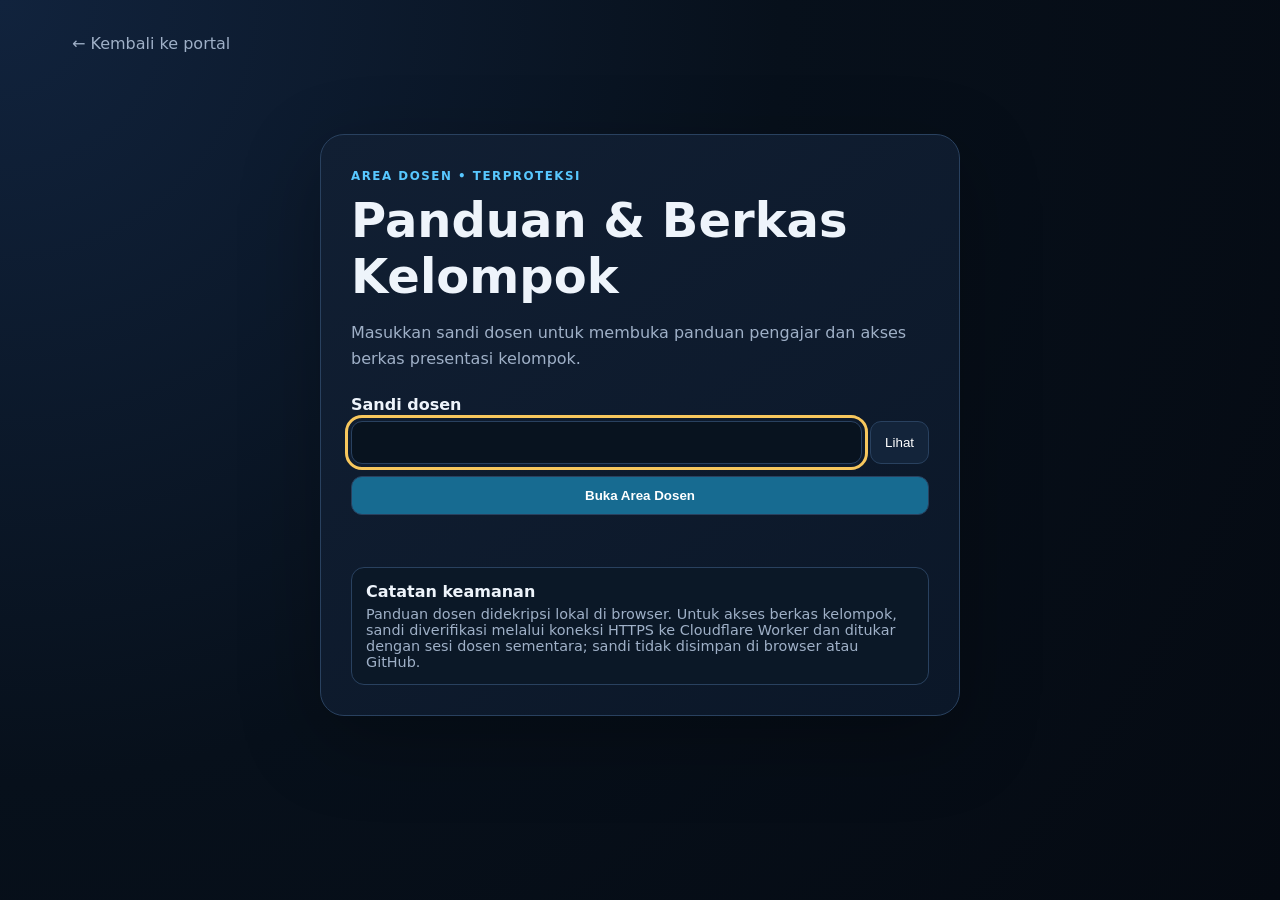
<file: area-dosen/index.html>
<!doctype html>
<html lang="id">
<head>
<meta charset="utf-8"><meta name="viewport" content="width=device-width,initial-scale=1">
<meta name="robots" content="noindex,nofollow">
<title>Area Dosen — Laboratorium Kasus SIA</title>
<link rel="stylesheet" href="style.css?v=20260818-upload3">
</head>
<body>
<main class="shell">
  <a class="back" href="../index.html">← Kembali ke portal</a>
  <section id="login" class="login-card">
    <span class="eyebrow">AREA DOSEN • TERPROTEKSI</span>
    <h1>Panduan & Berkas Kelompok</h1>
    <p>Masukkan sandi dosen untuk membuka panduan pengajar dan akses berkas presentasi kelompok.</p>
    <form id="unlockForm">
      <label for="password">Sandi dosen</label>
      <div class="password-row"><input id="password" type="password" autocomplete="current-password" required autofocus><button type="button" id="togglePassword" aria-label="Tampilkan atau sembunyikan sandi">Lihat</button></div>
      <button class="primary" type="submit">Buka Area Dosen</button>
      <p id="status" class="status" role="status"></p>
    </form>
    <div class="security-note"><b>Catatan keamanan</b><span>Panduan dosen didekripsi lokal di browser. Untuk akses berkas kelompok, sandi diverifikasi melalui koneksi HTTPS ke Cloudflare Worker dan ditukar dengan sesi dosen sementara; sandi tidak disimpan di browser atau GitHub.</span></div>
  </section>

  <section id="teacherArea" class="teacher-area" hidden>
    <header class="teacher-head">
      <div><span class="eyebrow">AREA DOSEN</span><h1>Laboratorium Kasus SIA</h1><p>Pilih panduan kasus atau buka daftar presentasi kelompok.</p></div>
      <button id="lock" class="secondary">Kunci kembali</button>
    </header>
    <nav class="tabs" aria-label="Menu Area Dosen">
      <button data-guide="0" class="active">Kasus 1 — Citibank</button>
      <button data-guide="1">Kasus 2 — Coretax</button>
      <button id="submissionsTab">Berkas Kelompok</button>
    </nav>
    <article id="guide" class="guide"></article>
  </section>
</main>
<script src="app.js?v=20260818-delete1"></script>
</body>
</html>
</file>
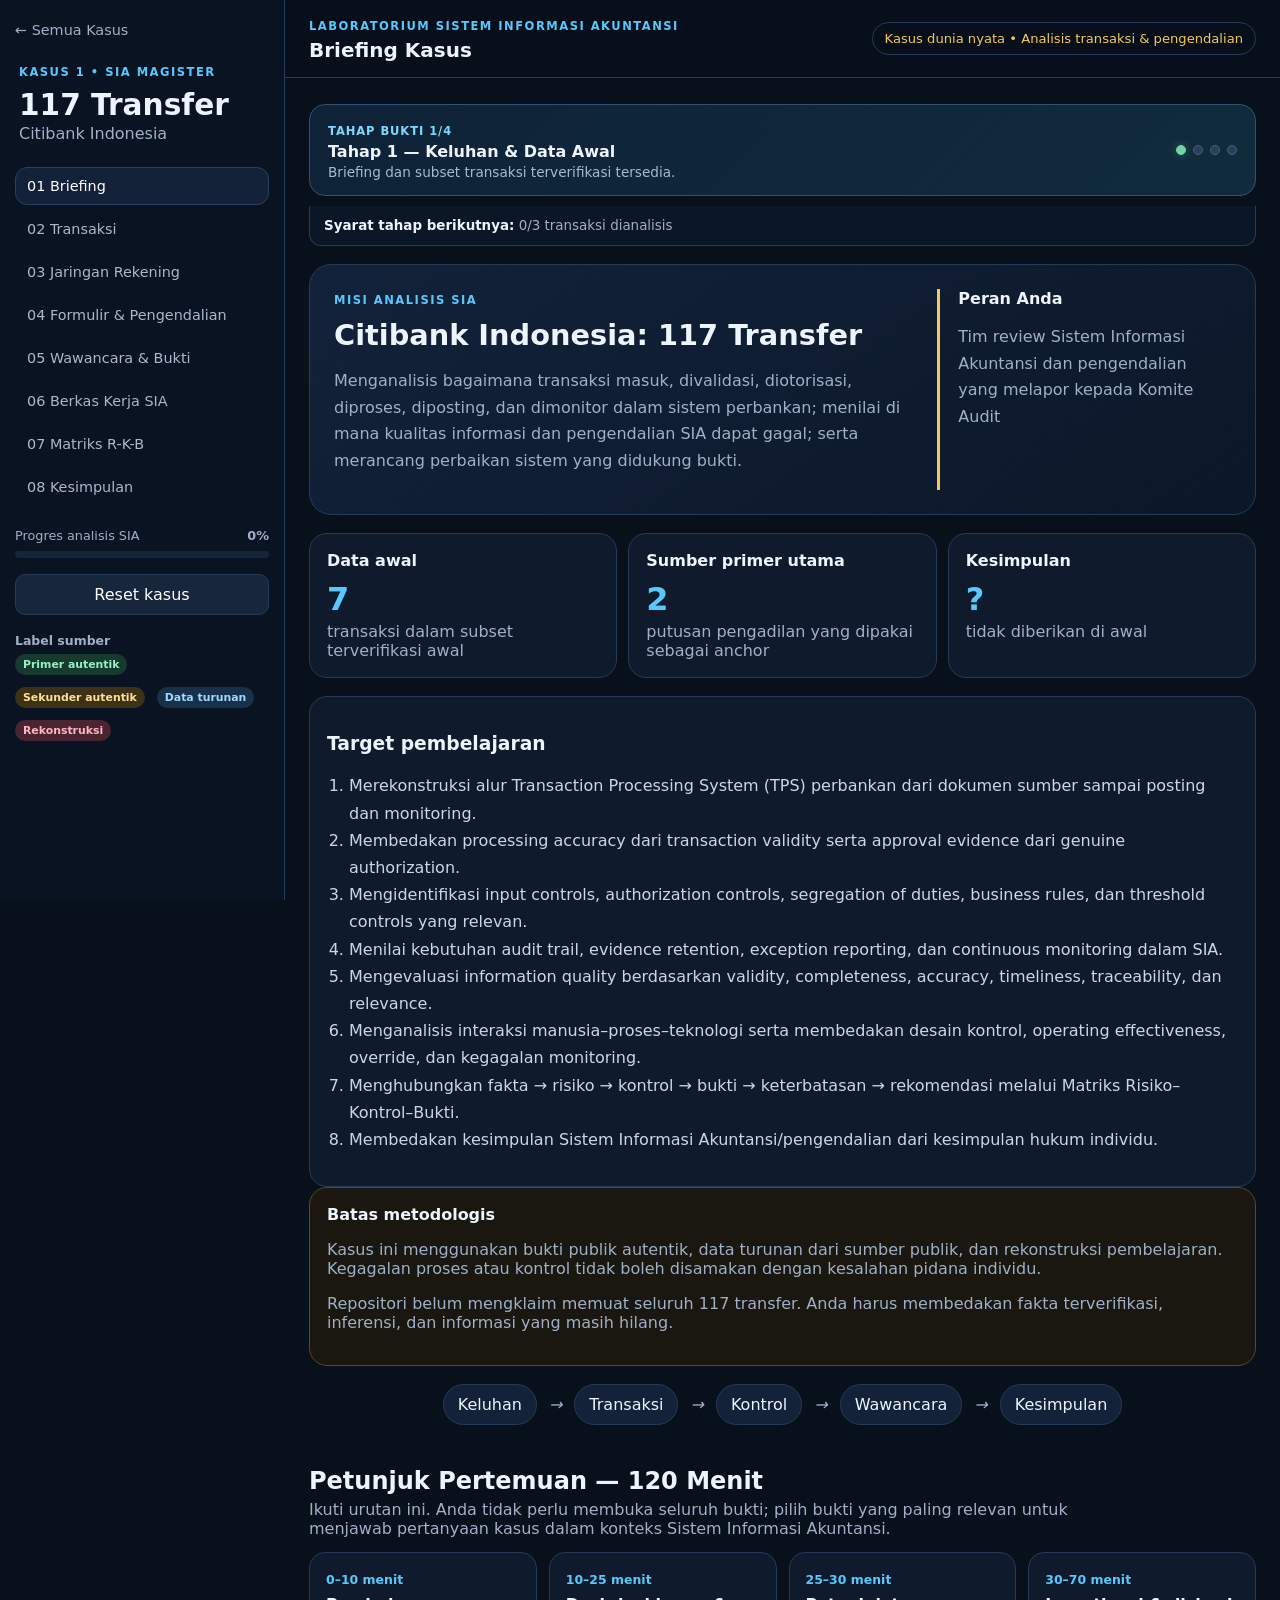
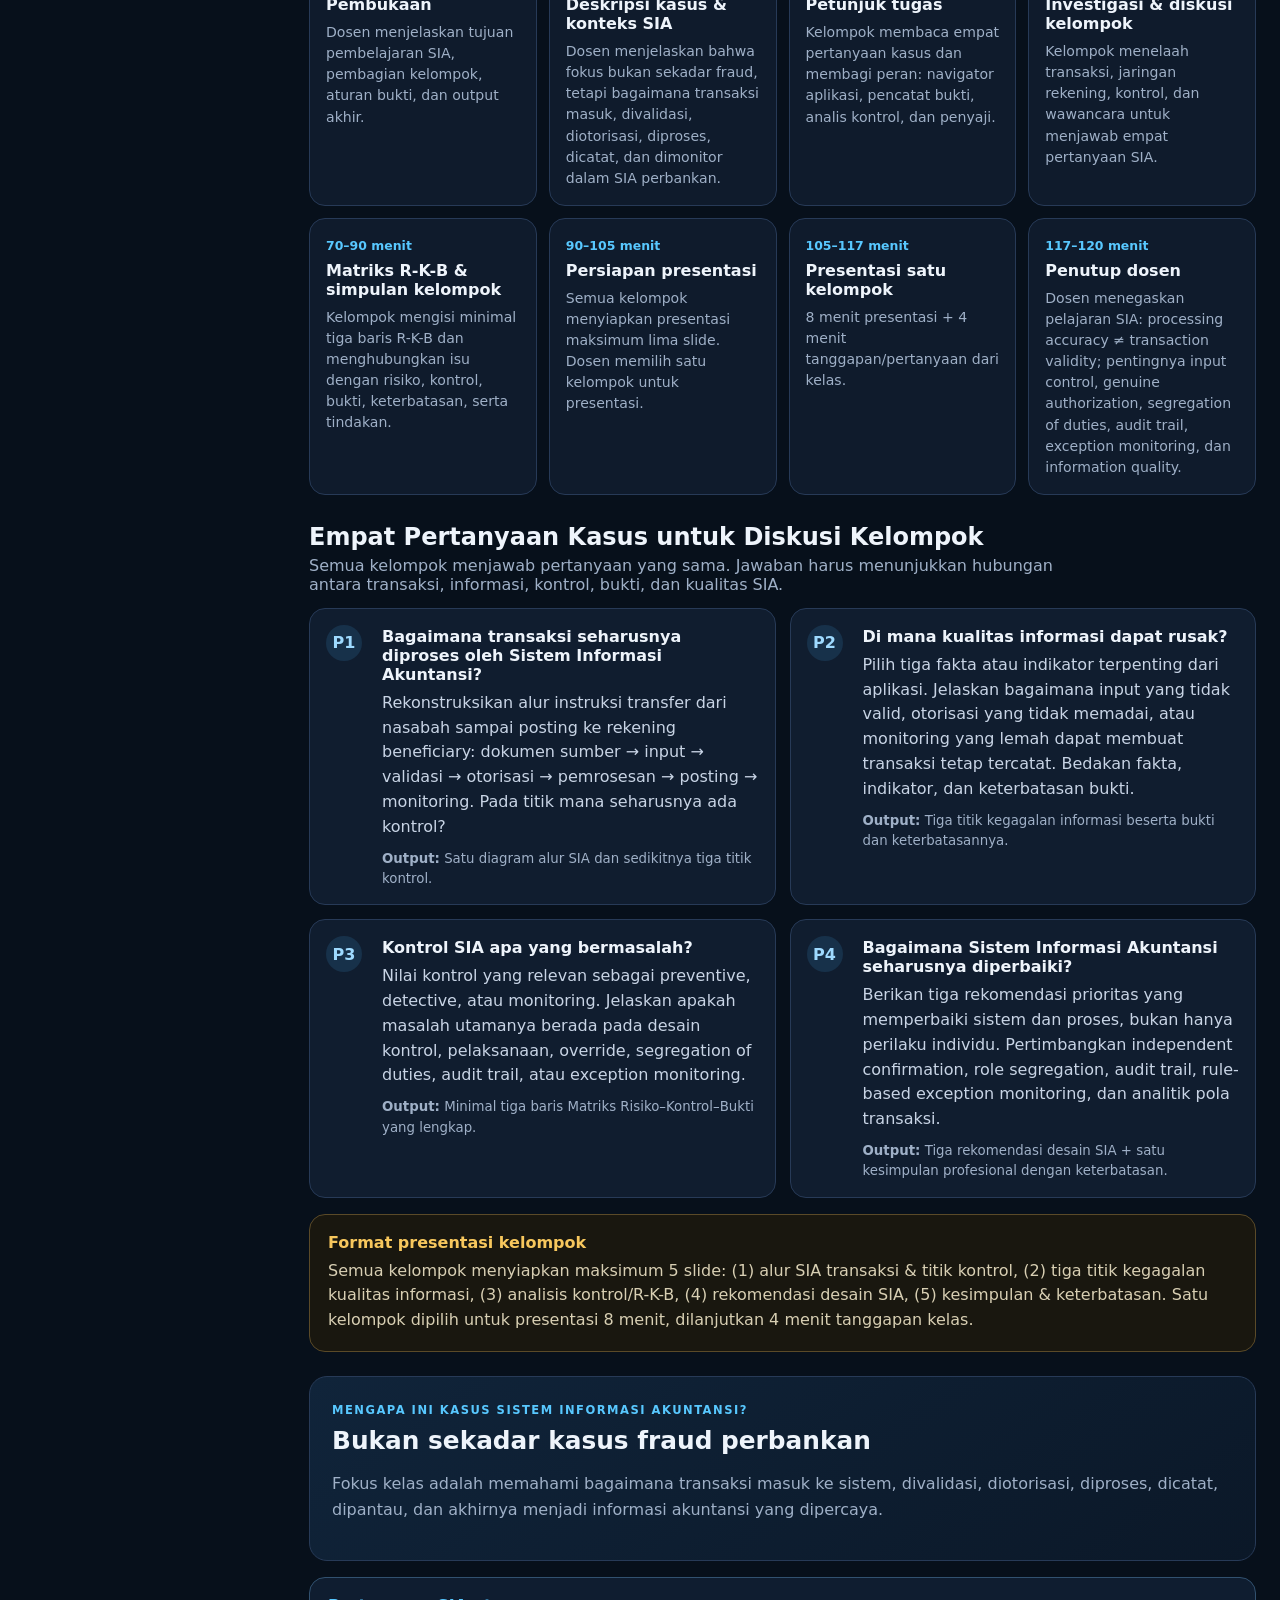
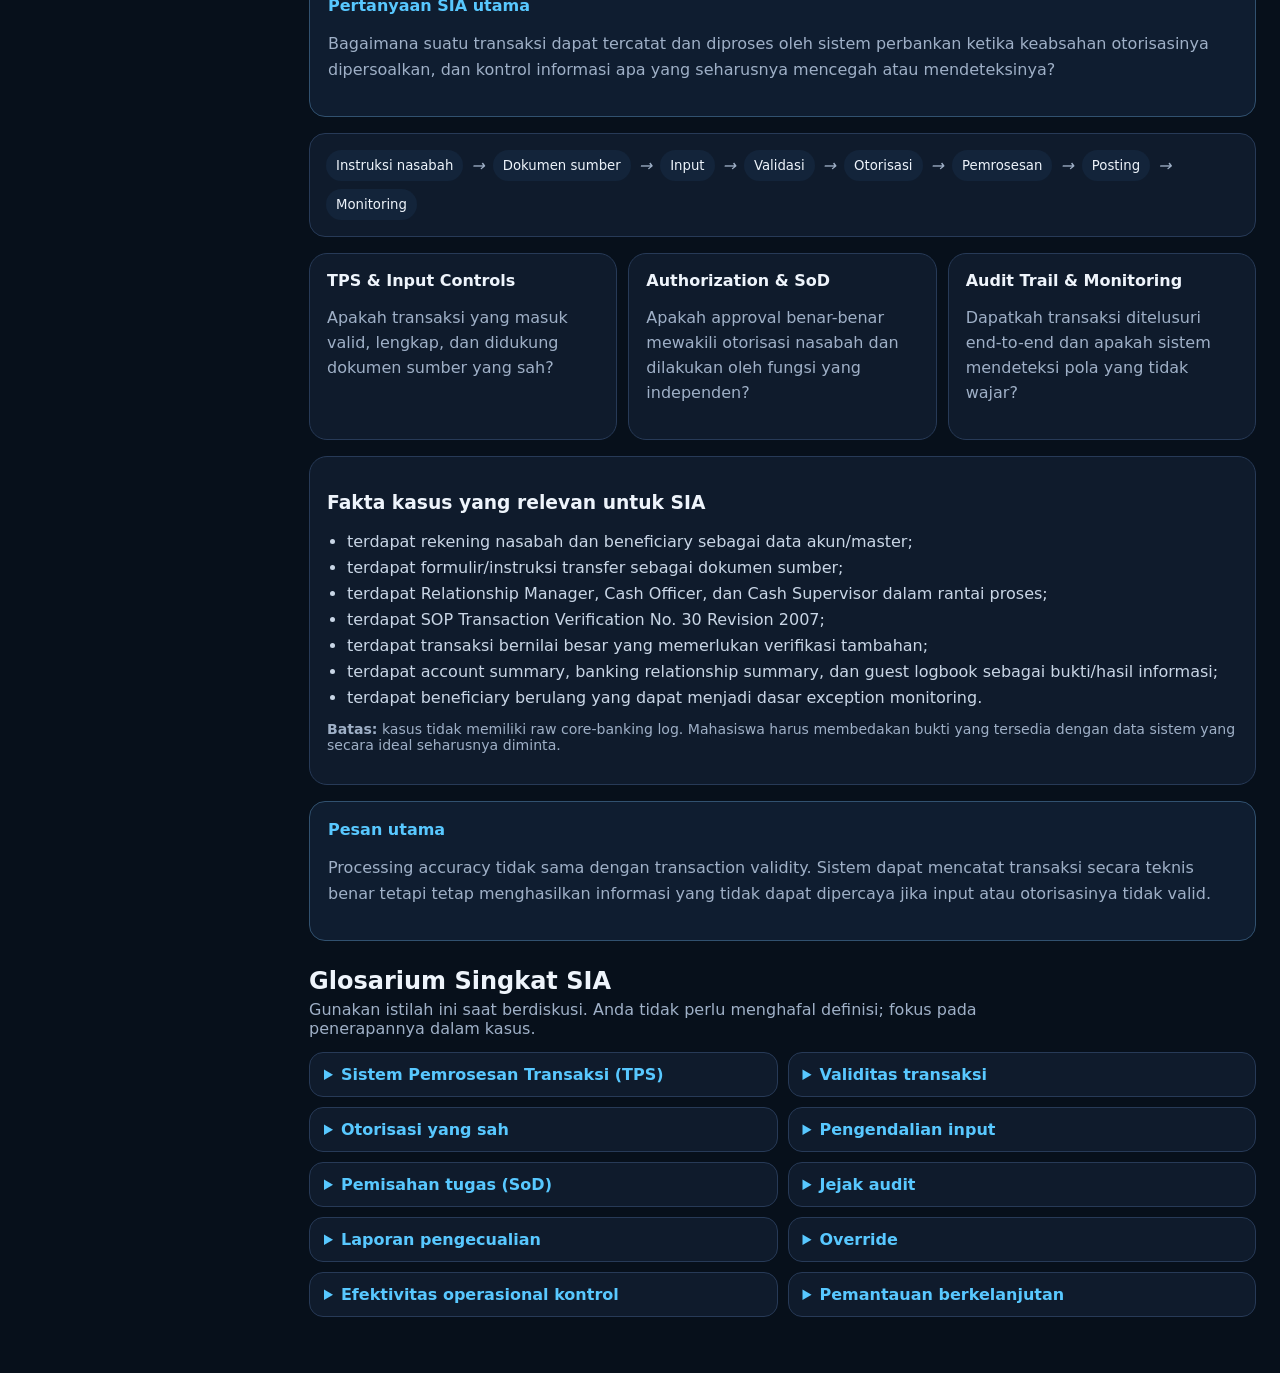
<file: kasus-1-citibank/index.html>
<!doctype html>
<html lang="id">
<head>
<meta charset="utf-8"><meta name="viewport" content="width=device-width,initial-scale=1">
<title>Kasus 1 — Citibank Indonesia: 117 Transfer</title>
<link rel="stylesheet" href="app.css"><link rel="stylesheet" href="enhancements.css"><link rel="stylesheet" href="matrix.css"><link rel="stylesheet" href="class-plan.css"><link rel="stylesheet" href="sia-context.css"><link rel="stylesheet" href="v1-final.css"><link rel="stylesheet" href="visual-audit-final.css?v=20260807">
</head>
<body>
<div class="app">
<aside class="sidebar">
  <a class="back" href="../index.html">← Semua Kasus</a>
  <div class="brand"><small>KASUS 1 • SIA MAGISTER</small><h1>117 Transfer</h1><p>Citibank Indonesia</p></div>
  <nav id="nav">
    <button class="active" data-view="briefing">01 Briefing</button>
    <button data-view="transaksi">02 Transaksi</button>
    <button data-view="jaringan">03 Jaringan Rekening</button>
    <button data-view="formulir">04 Formulir & Pengendalian</button>
    <button data-view="wawancara">05 Wawancara & Bukti</button>
    <button data-view="notebook">06 Berkas Kerja SIA</button>
    <button data-view="matrix">07 Matriks R-K-B</button>
    <button data-view="keputusan">08 Kesimpulan</button>
  </nav>
  <div class="progress-label"><span>Progres analisis SIA</span><b id="progressText">0%</b></div>
  <div class="progress"><span id="progressBar"></span></div>
  <button id="reset" class="secondary">Reset kasus</button>
  <div class="source-key"><b>Label sumber</b><span class="tag primary">Primer autentik</span><span class="tag secondaryTag">Sekunder autentik</span><span class="tag derived">Data turunan</span><span class="tag reconstruction">Rekonstruksi</span></div>
</aside>
<main>
<header class="topbar"><div><small>LABORATORIUM SISTEM INFORMASI AKUNTANSI</small><h2 id="viewTitle">Briefing</h2></div><div class="case-status">Kasus dunia nyata • Analisis transaksi & pengendalian</div></header>
<section id="content" class="content"></section>
</main>
</div>
<div id="modal" class="modal"><div class="modal-card"><button id="closeModal" aria-label="Tutup dialog">×</button><h2 id="modalTitle"></h2><div id="modalBody"></div></div></div>
<script src="data-kasus.js"></script><script src="data-tambahan.js"></script><script src="sia-meta.js"></script><script src="app.js"></script><script src="extensions.js"></script><script src="matrix.js"></script><script src="class-plan.js"></script><script src="sia-context.js"></script><script src="v1-final.js"></script><script src="ui-audit-final.js?v=20260807"></script>
</body>
</html>
</file>
<file: area-dosen/style.css>
:root{--bg:#07101b;--panel:#101c2d;--line:#29415f;--text:#eef4fb;--muted:#9fb0c7;--accent:#58c8ff;--gold:#f7c75d;--green:#74d3a4;--danger:#ff8a8a}*{box-sizing:border-box}body{margin:0;background:radial-gradient(circle at top left,#11233d 0,#07101b 50%,#050a12 100%);color:var(--text);font-family:Inter,ui-sans-serif,system-ui,-apple-system,BlinkMacSystemFont,"Segoe UI",sans-serif;min-height:100vh}.shell{max-width:1180px;margin:auto;padding:34px 22px 70px}.back{color:var(--muted);text-decoration:none}.login-card{max-width:640px;margin:9vh auto 0;background:linear-gradient(145deg,#111f33,#0b1728);border:1px solid var(--line);border-radius:24px;padding:30px;box-shadow:0 24px 80px rgba(0,0,0,.28)}.eyebrow{font-size:.74rem;letter-spacing:.13em;color:var(--accent);font-weight:850}.login-card h1,.teacher-head h1{margin:8px 0 12px;font-size:clamp(2rem,4vw,3rem)}p{line-height:1.65;color:var(--muted)}label{display:block;font-weight:800;margin:22px 0 7px}.password-row{display:grid;grid-template-columns:1fr auto;gap:8px}.password-row input{min-width:0;background:#08131f;color:#fff;border:1px solid var(--line);border-radius:11px;padding:13px}.password-row button,.primary,.secondary,.tabs button{border:1px solid var(--line);border-radius:11px;padding:11px 14px;cursor:pointer;color:#fff;background:#13243a}.primary{width:100%;margin-top:12px;background:#176b91;font-weight:850}.status{min-height:1.5em;margin:10px 0 0}.status.error{color:#ffb1b1}.security-note{display:grid;gap:5px;margin-top:18px;padding:14px;border-radius:13px;background:#0b1827;border:1px solid var(--line)}.security-note span{color:var(--muted);font-size:.9rem}.teacher-area{margin-top:24px}.teacher-head{display:flex;justify-content:space-between;gap:20px;align-items:flex-start;padding:20px 0;border-bottom:1px solid var(--line)}.teacher-head p{margin:0}.secondary{white-space:nowrap}.tabs{display:flex;gap:8px;flex-wrap:wrap;margin:22px 0}.tabs button.active{background:#18405a;border-color:#39789e}.guide{background:#0d1828;border:1px solid var(--line);border-radius:20px;padding:clamp(20px,4vw,38px);line-height:1.72}.guide h1{font-size:2rem}.guide h2{margin-top:2rem;padding-top:.35rem;border-top:1px solid #233950}.guide h3{margin-top:1.5rem}.guide p,.guide li{color:#c7d4e3}.guide strong{color:#fff}.guide blockquote{margin:18px 0;padding:12px 16px;border-left:3px solid var(--gold);background:#16180f;color:#eadca8}.guide code{background:#07121e;padding:2px 5px;border-radius:5px}.guide ul,.guide ol{padding-left:24px}.guide hr{border:0;border-top:1px solid var(--line);margin:25px 0}.files-head{display:flex;justify-content:space-between;gap:20px;align-items:flex-start}.files-head h1{margin-top:0}.files-head p{margin-bottom:0}.file-summary{display:flex;gap:12px;align-items:center;margin:20px 0 12px}.file-summary span{color:var(--muted)}.table-scroll{overflow:auto;border:1px solid var(--line);border-radius:14px}.files-table{width:100%;min-width:1040px;border-collapse:collapse;background:#091522}.files-table th,.files-table td{padding:12px 11px;border-bottom:1px solid #22384f;text-align:left;vertical-align:top;font-size:.9rem}.files-table th{position:sticky;top:0;background:#10243a;color:#cfe9fa;z-index:1}.files-table tr:last-child td{border-bottom:0}.files-table small{display:block;color:var(--muted);margin-top:3px;max-width:220px}.case-pill{display:inline-block;border:1px solid #31526f;background:#0e2538;color:#bde9ff;border-radius:999px;padding:4px 8px;font-size:.76rem;font-weight:800;white-space:nowrap}.case-pill.case2{border-color:#6e5730;background:#2b2415;color:#f5d98b}.file-actions{display:flex;gap:7px;flex-wrap:wrap}.download-file,.delete-file{border-radius:9px;padding:8px 11px;cursor:pointer;font-weight:800;color:#fff}.download-file{border:1px solid #34789c;background:#13526f}.delete-file{border:1px solid #9c4c4c;background:#6d2525}.download-file:disabled,.delete-file:disabled{opacity:.55;cursor:wait}.empty-files,.file-warning{border:1px dashed var(--line);border-radius:14px;padding:20px;margin-top:18px;background:#0a1625}.file-warning{border-color:#7f5d2c;background:#1b170d}.file-warning b{color:#f7c75d}button:focus-visible,input:focus-visible,a:focus-visible{outline:3px solid var(--gold);outline-offset:3px}@media(max-width:700px){.teacher-head,.files-head{display:block}.teacher-head .secondary,.files-head .secondary{margin-top:12px}.tabs button{flex:1 1 100%}.login-card{margin-top:5vh;padding:22px}}
</file>
<file: kasus-1-citibank/app.css>
:root{--bg:#07101b;--panel:#0f1b2c;--panel2:#14243a;--line:#273a57;--text:#eef4fb;--muted:#9fb0c7;--accent:#58c8ff;--gold:#f7c75d;--green:#74d3a4;--red:#ff7b86}*{box-sizing:border-box}body{margin:0;font-family:Inter,ui-sans-serif,system-ui,-apple-system,BlinkMacSystemFont,"Segoe UI",sans-serif;background:var(--bg);color:var(--text)}button,input,textarea{font:inherit}.app{display:grid;grid-template-columns:285px 1fr;min-height:100vh}.sidebar{position:sticky;top:0;height:100vh;padding:24px 18px;background:#091321;border-right:1px solid var(--line);overflow:auto}.back{color:var(--muted);text-decoration:none;font-size:.9rem}.brand{padding:28px 4px 18px}.brand small,.topbar small,.eyebrow{font-size:.72rem;letter-spacing:.13em;color:var(--accent);font-weight:800}.brand h1{font-size:2rem;margin:8px 0 2px}.brand p{margin:0;color:var(--muted)}nav{display:grid;gap:7px;margin:15px 0 28px}nav button{border:1px solid transparent;background:transparent;color:#aab8cc;text-align:left;padding:12px 13px;border-radius:12px;cursor:pointer}nav button:hover,nav button.active{background:#132239;color:#fff;border-color:#29415f}.progress-label{display:flex;justify-content:space-between;font-size:.8rem;color:var(--muted)}.progress{height:7px;background:#16253a;border-radius:999px;margin:8px 0 16px;overflow:hidden}.progress span{display:block;height:100%;background:linear-gradient(90deg,var(--accent),var(--green));width:0;transition:.25s}.secondary,button{border:0;border-radius:10px;padding:10px 14px;background:#1d5f84;color:#fff;cursor:pointer}.secondary{width:100%;background:#17263a;border:1px solid var(--line)}.source-key{display:flex;flex-wrap:wrap;gap:6px;margin-top:18px}.source-key b{width:100%;font-size:.78rem;color:var(--muted)}main{min-width:0}.topbar{height:88px;display:flex;align-items:center;justify-content:space-between;padding:0 28px;border-bottom:1px solid var(--line);background:rgba(7,16,27,.92);position:sticky;top:0;z-index:5;backdrop-filter:blur(12px)}.topbar h2{margin:4px 0 0;font-size:1.25rem}.case-status{border:1px solid var(--line);border-radius:999px;padding:8px 12px;color:var(--gold);font-size:.82rem}.content{max-width:1250px;padding:30px 28px 60px}.hero{display:grid;grid-template-columns:2fr 1fr;gap:20px;background:linear-gradient(145deg,#12223a,#0c1728);border:1px solid var(--line);border-radius:22px;padding:28px}.hero h3{font-size:2rem;margin:10px 0}.hero p{line-height:1.65;color:var(--muted)}.mission{border-left:3px solid var(--gold);padding-left:18px}.grid{display:grid;gap:14px;margin:18px 0}.grid.three{grid-template-columns:repeat(3,1fr)}.card,.prompt,.warning,.mock-form,.decision-panel{background:var(--panel);border:1px solid var(--line);border-radius:18px;padding:20px}.metric{font-size:2rem;font-weight:850;margin:10px 0 4px;color:var(--accent)}.card span,.card p,.warning p{color:var(--muted)}.warning{border-color:#5a4a28;background:#19170f}.workflow{display:flex;gap:12px;align-items:center;justify-content:center;padding:18px;flex-wrap:wrap}.workflow span{background:#132238;border:1px solid var(--line);padding:10px 14px;border-radius:999px}.workflow i{color:var(--muted)}.section-head{display:flex;justify-content:space-between;gap:20px;align-items:end;margin-bottom:18px}.section-head h3{font-size:1.7rem;margin:0 0 5px}.section-head p{margin:0;color:var(--muted);max-width:760px}.section-head input{background:#0d1929;border:1px solid var(--line);border-radius:10px;padding:11px 13px;color:#fff;min-width:260px}.table-wrap{overflow:auto;border:1px solid var(--line);border-radius:16px;background:#0d1828}table{width:100%;border-collapse:collapse;font-size:.9rem}th,td{text-align:left;padding:13px 14px;border-bottom:1px solid #1f3048;white-space:nowrap}th{font-size:.76rem;text-transform:uppercase;letter-spacing:.06em;color:#8ea4c0;background:#101e31}.link{background:none;padding:0;color:var(--accent);font-weight:800}.prompt{margin-top:16px;color:#c6d4e7;background:#101d2f}.network{display:grid;grid-template-columns:repeat(2,1fr);gap:15px}.network-card{border:1px solid var(--line);border-radius:18px;background:var(--panel);padding:18px}.receiver{font-weight:800;font-size:1.05rem}.receiver small{display:block;color:var(--muted);font-weight:400;margin-top:5px}.edges{margin-top:14px;display:grid;gap:8px}.edges div{display:grid;grid-template-columns:1fr auto auto;gap:9px;align-items:center;padding:9px;border-radius:10px;background:#0b1625}.edges i{color:var(--muted)}.evidence-grid,.people{display:grid;grid-template-columns:repeat(3,1fr);gap:14px}.evidence-card,.person-card{background:var(--panel);border:1px solid var(--line);border-radius:17px;padding:18px;cursor:pointer;transition:.15s}.evidence-card:hover,.person-card:hover{border-color:#45698f;transform:translateY(-2px)}.reviewed{box-shadow:inset 0 3px 0 var(--green)}.evidence-card p,.person-card p,.person-card small{color:var(--muted);line-height:1.5}.mock-form{margin-top:20px;background:#f5f2e8;color:#1d2733;position:relative}.stamp{position:absolute;right:20px;top:18px;border:2px solid #b44;color:#a33;padding:6px 8px;font-weight:900;transform:rotate(2deg);font-size:.72rem}.form-grid{display:grid;grid-template-columns:1fr 1fr;gap:12px;margin:20px 0}.form-grid label{font-size:.78rem;font-weight:800}.form-grid input{display:block;width:100%;margin-top:6px;padding:10px;border:1px solid #b9b7ae;background:#fff}.tag{display:inline-flex;align-items:center;border-radius:999px;padding:4px 8px;font-size:.68rem;font-weight:850;margin:0 6px 6px 0}.primary{background:#173a2f;color:#98efc5}.secondaryTag{background:#3d3218;color:#ffe092}.derived{background:#17314a;color:#9edaff}.reconstruction{background:#4a2531;color:#ffb5c4}.evidence-list{display:grid;gap:9px}.evidence-line{display:flex;justify-content:space-between;gap:20px;align-items:center;border:1px solid var(--line);border-radius:14px;background:var(--panel);padding:14px}.evidence-line b,.evidence-line span{display:block}.evidence-line span{color:var(--muted);margin-top:3px}.subheading{margin-top:28px}.notebook-grid{display:grid;grid-template-columns:1fr 1.2fr;gap:18px}.clue-list{display:grid;gap:8px}.clue{display:flex;gap:10px;border:1px solid var(--line);border-radius:12px;padding:12px;background:var(--panel)}textarea{width:100%;min-height:90px;background:#091625;border:1px solid var(--line);border-radius:10px;color:#fff;padding:10px;resize:vertical;margin:7px 0 12px}.decision-panel{display:grid;gap:10px;margin-bottom:16px}.decision-option{display:flex;gap:10px;padding:14px;border:1px solid var(--line);border-radius:12px;background:#0b1726}.modal{position:fixed;inset:0;background:rgba(0,0,0,.68);display:none;align-items:center;justify-content:center;padding:24px;z-index:20}.modal.open{display:flex}.modal-card{background:#101c2d;border:1px solid var(--line);border-radius:20px;padding:24px;width:min(760px,96vw);max-height:86vh;overflow:auto;position:relative}.modal-card>button{position:absolute;right:14px;top:12px;background:none;font-size:1.5rem}.detail-grid{display:grid;grid-template-columns:150px 1fr;gap:8px 15px;margin:14px 0}.detail-grid b{color:#a9bbd2}.interview{display:grid;gap:8px;margin-top:16px}.interview button{text-align:left;background:#17283f}.interview #answerBox{margin-top:8px;border:1px solid var(--line);padding:14px;border-radius:12px;color:var(--muted)}.modal-note{margin-top:14px}@media(max-width:900px){.app{grid-template-columns:1fr}.sidebar{position:relative;height:auto}.sidebar nav{grid-template-columns:repeat(2,1fr)}.topbar{position:relative}.grid.three,.hero,.network,.evidence-grid,.people,.notebook-grid{grid-template-columns:1fr}.form-grid{grid-template-columns:1fr}.case-status{display:none}}
</file>
<file: kasus-1-citibank/enhancements.css>
.stage-box{display:flex;justify-content:space-between;gap:20px;align-items:center;border:1px solid #315271;background:linear-gradient(135deg,#0f2237,#102c3c);border-radius:16px;padding:15px 18px;margin-bottom:18px}.stage-box span{font-size:.72rem;letter-spacing:.08em;text-transform:uppercase;color:#7dd7ff;font-weight:800}.stage-box b{display:block;margin:3px 0;font-size:1rem}.stage-box p{margin:0;color:#a8bad0;font-size:.85rem}.stage-dots{display:flex;gap:7px}.stage-dots i{width:10px;height:10px;border-radius:50%;background:#294059;border:1px solid #45617e}.stage-dots i.on{background:#74d3a4;border-color:#74d3a4;box-shadow:0 0 10px rgba(116,211,164,.35)}.locked{min-height:360px;display:flex;flex-direction:column;justify-content:center;align-items:center;text-align:center;border:1px dashed #38546f;border-radius:20px;background:#0d1928;padding:38px}.locked h3{font-size:1.6rem;margin:0 0 10px}.locked p{max-width:620px;color:#9fb0c7;line-height:1.6}.locked button{margin-top:10px}.quality{display:inline-block;color:#9fb0c7;font-size:.72rem;margin:0 8px 7px 0}.source-link{display:inline-block;margin-top:10px;color:#70d3ff;text-decoration:none;font-weight:750;font-size:.82rem}.source-link:hover{text-decoration:underline}.evidence-note{padding:10px 12px;border-left:3px solid #f7c75d;background:#19170f;color:#d8cfae;border-radius:6px}.learning-list{color:#cbd7e6;line-height:1.7;padding-left:22px}.evidence-line small{display:block;color:#8fa4bd;line-height:1.5;margin-top:7px}.clue small{display:block;color:#8fa4bd;line-height:1.45;margin-top:5px}.evidence-score{display:flex;justify-content:space-between;gap:20px;align-items:center;padding:15px 18px;margin:14px 0;border-radius:14px;border:1px solid #294969;background:#0f2234}.evidence-score span{color:#9fb0c7;font-size:.85rem;max-width:600px}@media(max-width:720px){.stage-box,.evidence-score{align-items:flex-start;flex-direction:column}.stage-dots{margin-top:4px}}
</file>
<file: kasus-1-citibank/matrix.css>
.rkb-guidance{display:flex;gap:10px;flex-wrap:wrap;align-items:center;margin:0 0 16px;padding:14px 16px;border:1px solid var(--line);border-radius:14px;background:#0d1929}.rkb-guidance b{color:var(--gold)}.rkb-guidance span{color:var(--muted);font-size:.86rem}.rkb-guidance span:before{content:'• ';color:var(--accent)}.rkb-wrap{overflow:auto}.rkb-table{min-width:1500px}.rkb-table th{vertical-align:bottom}.rkb-table td{vertical-align:top;white-space:normal}.rkb-table textarea{min-width:185px;min-height:118px;margin:0;background:#091625}.rkb-table td:first-child{width:80px}.rkb-table td:last-child{width:46px}.rkb-actions{display:flex;gap:10px;flex-wrap:wrap;margin:16px 0}.rkb-actions .secondary{width:auto}.danger-mini{background:#4b2029;color:#ffc1c8;padding:7px 10px;border:1px solid #74323e}.export-actions{display:flex;gap:10px;align-items:center;flex-wrap:wrap;margin-top:10px}.export-actions small{color:var(--muted)}.export-btn{width:auto!important}@media(max-width:900px){.rkb-actions button{flex:1 1 45%}.rkb-guidance{align-items:flex-start;flex-direction:column}}
</file>
<file: kasus-1-citibank/class-plan.css>
.class-scaffold{margin-top:24px}.meeting-plan{display:grid;grid-template-columns:repeat(4,1fr);gap:12px}.plan-step{background:#0f1b2c;border:1px solid #273a57;border-radius:16px;padding:16px}.plan-step>b{display:inline-block;color:#58c8ff;font-size:.78rem;margin-bottom:8px}.plan-step h4{margin:0 0 8px;font-size:1rem}.plan-step p{margin:0;color:#9fb0c7;line-height:1.5;font-size:.88rem}.case-q-head{margin-top:28px}.case-questions{display:grid;grid-template-columns:repeat(2,1fr);gap:14px}.case-question{display:grid;grid-template-columns:44px 1fr;gap:12px;background:#101d2f;border:1px solid #273a57;border-radius:16px;padding:16px}.case-question>span{width:36px;height:36px;border-radius:50%;display:grid;place-items:center;background:#17314a;color:#9edaff;font-weight:900}.case-question h4{margin:2px 0 7px}.case-question p{margin:0 0 8px;color:#c8d4e5;line-height:1.55}.case-question small{color:#9fb0c7;line-height:1.45}.presentation-brief{margin-top:16px;background:#19170f;border:1px solid #5a4a28;border-radius:16px;padding:18px}.presentation-brief b{color:#f7c75d}.presentation-brief p{margin:7px 0 0;color:#d8cfb3;line-height:1.55}@media(max-width:1000px){.meeting-plan{grid-template-columns:repeat(2,1fr)}}@media(max-width:700px){.meeting-plan,.case-questions{grid-template-columns:1fr}}
</file>
<file: kasus-1-citibank/sia-context.css>
.sia-context-block{margin-top:24px;display:grid;gap:16px}.sia-context-head{background:linear-gradient(145deg,#10243a,#0b1828);border:1px solid var(--line);border-radius:18px;padding:22px}.sia-context-head h3{margin:8px 0 8px;font-size:1.55rem}.sia-context-head p,.sia-question p,.sia-takeaway p{color:var(--muted);line-height:1.6}.sia-question,.sia-takeaway{border:1px solid #31516f;background:#0f1d30;border-radius:16px;padding:18px}.sia-question b,.sia-takeaway b{color:var(--accent)}.sia-flow{display:flex;flex-wrap:wrap;gap:8px;align-items:center;padding:16px;border:1px solid var(--line);border-radius:16px;background:var(--panel)}.sia-flow span{padding:8px 10px;border-radius:999px;background:#13243a;font-size:.83rem}.sia-flow i{color:var(--muted)}.sia-learning-grid{margin:0}.sia-learning-grid .card p{line-height:1.55}.sia-facts ul{margin:12px 0 10px;padding-left:20px;display:grid;gap:7px;color:#c9d6e6}.sia-facts .sub{font-size:.88rem;color:var(--muted)}@media(max-width:900px){.sia-flow{align-items:flex-start}.sia-flow i{display:none}}
</file>
<file: kasus-1-citibank/v1-final.css>
.stage-requirement{margin:-8px 0 18px;padding:10px 14px;border:1px solid var(--line);border-top:0;border-radius:0 0 12px 12px;background:#0b1726;color:var(--muted);font-size:.84rem}.stage-requirement b{color:var(--text)}.analysis-helper{display:block;color:var(--muted);margin:-6px 0 12px}.glossary-block{margin-top:26px}.glossary-grid{display:grid;grid-template-columns:repeat(2,minmax(0,1fr));gap:10px}.glossary-grid details{background:var(--panel);border:1px solid var(--line);border-radius:14px;padding:12px 14px}.glossary-grid summary{cursor:pointer;font-weight:800;color:var(--accent)}.glossary-grid p{color:var(--muted);line-height:1.55;margin:10px 0 2px}.analysis-status{font-size:.75rem;font-weight:800}.analysis-status.done{color:var(--green)}.analysis-status.pending{color:var(--gold)}@media(max-width:900px){.glossary-grid{grid-template-columns:1fr}}
</file>
<file: kasus-1-citibank/visual-audit-final.css>
/* Audit visual final Kasus 1 — optimasi laptop kelas, aksesibilitas, dan keterbacaan. */
:focus-visible{outline:3px solid var(--accent);outline-offset:3px}.content{max-width:1320px;padding:26px 24px 56px}.sidebar{width:auto;padding:20px 15px}.brand{padding:22px 4px 14px}.brand h1{font-size:1.85rem}.sidebar nav{gap:5px;margin:10px 0 22px}.sidebar nav button{padding:10px 11px;font-size:.9rem}.topbar{height:78px;padding:0 24px}.hero{padding:24px;gap:16px}.hero h3{font-size:1.8rem}.grid.three{gap:11px}.card,.prompt,.warning,.mock-form,.decision-panel{padding:17px}.section-head{margin-bottom:14px}.section-head h3{font-size:1.5rem}.evidence-grid,.people{gap:11px}.evidence-card,.person-card{padding:15px}.table-wrap{max-height:58vh;overflow:auto}table thead th{position:sticky;top:0;z-index:2}.rkb-wrap{max-height:61vh}.rkb-table{min-width:1320px}.rkb-table textarea{min-width:160px;min-height:96px;font-size:.86rem}.rkb-table th:first-child,.rkb-table td:first-child{position:sticky;left:0;z-index:3;background:#101e31}.rkb-table td:first-child{background:#0d1828}.modal-card{width:min(720px,96vw);padding:22px}.modal-card>button{min-width:42px;min-height:42px}.glossary-grid details{transition:border-color .15s ease}.glossary-grid details:hover{border-color:#45698f}.stage-requirement{line-height:1.45}.source-key{padding-bottom:12px}@media(max-width:1180px) and (min-width:901px){.app{grid-template-columns:250px 1fr}.content{padding:22px 20px 50px}.sidebar nav button{font-size:.84rem}.case-status{font-size:.75rem}.rkb-table{min-width:1220px}.rkb-table textarea{min-width:145px}}@media(max-width:900px){.content{padding:18px}.topbar{height:auto;min-height:70px;padding:14px 18px}.sidebar nav{grid-template-columns:repeat(2,minmax(0,1fr))}.sidebar nav button{font-size:.85rem}.rkb-table{min-width:1180px}}
</file>
